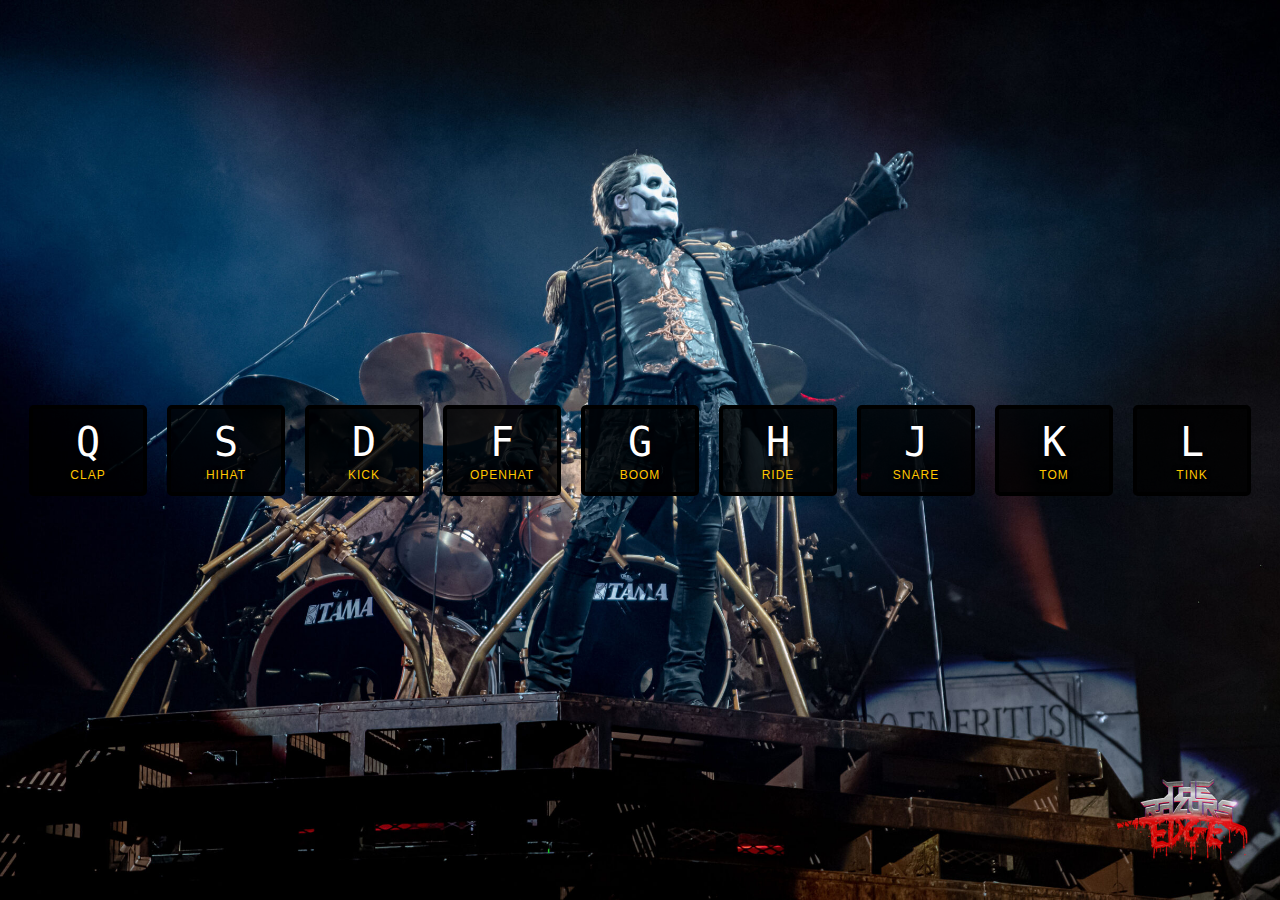
<file: 01_Drum_Kit/index.html>
<!DOCTYPE html>
<html lang="en">
<head>
  <meta charset="UTF-8">
  <title>JS Drum Kit</title>
  <link rel="stylesheet" href="style.css">
  <link rel="icon" href="https://fav.farm/🥁" />

</head>
<body>


  <div class="keys">
    <div data-key="81" class="key">
      <kbd>Q</kbd>
      <span class="sound">clap</span>
    </div>
    <div data-key="83" class="key">
      <kbd>S</kbd>
      <span class="sound">hihat</span>
    </div>
    <div data-key="68" class="key">
      <kbd>D</kbd>
      <span class="sound">kick</span>
    </div>
    <div data-key="70" class="key">
      <kbd>F</kbd>
      <span class="sound">openhat</span>
    </div>
    <div data-key="71" class="key">
      <kbd>G</kbd>
      <span class="sound">boom</span>
    </div>
    <div data-key="72" class="key">
      <kbd>H</kbd>
      <span class="sound">ride</span>
    </div>
    <div data-key="74" class="key">
      <kbd>J</kbd>
      <span class="sound">snare</span>
    </div>
    <div data-key="75" class="key">
      <kbd>K</kbd>
      <span class="sound">tom</span>
    </div>
    <div data-key="76" class="key">
      <kbd>L</kbd>
      <span class="sound">tink</span>
    </div>
  </div>

  <audio data-key="81" src="sounds/clap.wav"></audio>
  <audio data-key="83" src="sounds/hihat.wav"></audio>
  <audio data-key="68" src="sounds/kick.wav"></audio>
  <audio data-key="70" src="sounds/openhat.wav"></audio>
  <audio data-key="71" src="sounds/boom.wav"></audio>
  <audio data-key="72" src="sounds/ride.wav"></audio>
  <audio data-key="74" src="sounds/snare.wav"></audio>
  <audio data-key="75" src="sounds/tom.wav"></audio>
  <audio data-key="76" src="sounds/tink.wav"></audio>

<script>
  function play(e){
    const audio = document.querySelector(`audio[data-key="${e.keyCode}"]`)
    const key = document.querySelector(`.key[data-key="${e.keyCode}"]`)
    if(!audio) return // to stop the function from running and returning "null" for keys with no audio
    audio.currentTime = 0;
    audio.play()
    key.classList.add('playing')
  }

function removeTransition(e){
  if(e.propertyName !== "transform") return;
   this.classList.remove("playing")
}

  const keys = document.querySelectorAll(".key")
  keys.forEach(key => key.addEventListener("transitionend", removeTransition))

  window.addEventListener("keydown", play)

</script>


</body>
</html>
</file>
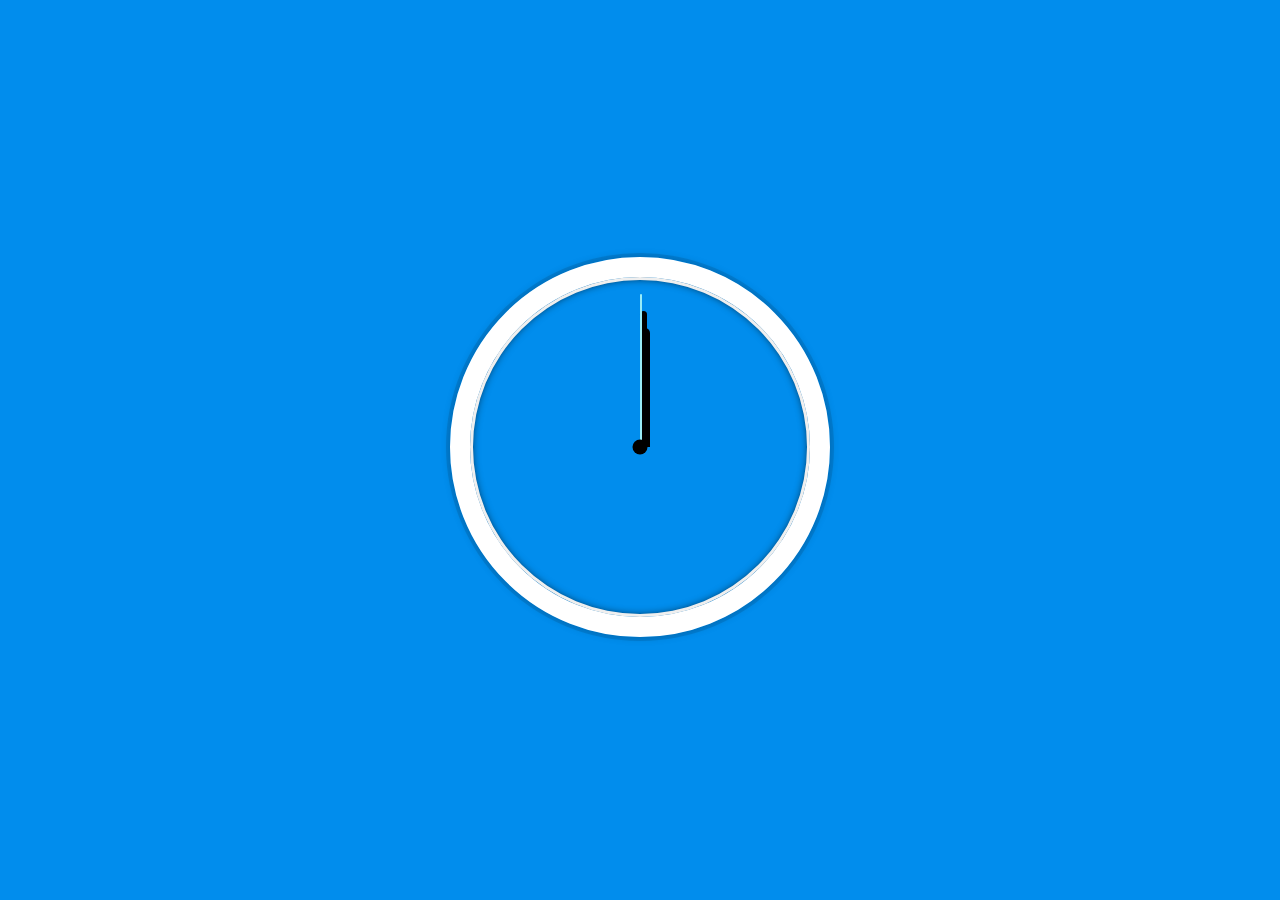
<file: 02_Clock/index.html>
<!DOCTYPE html>
<html lang="en">
  <head>
    <meta charset="UTF-8" />
    <title>JS + CSS Clock</title>
    <link rel="icon" href="https://fav.farm/🕟" />
  </head>
  <body>
    <div class="clock">
      <div class="clock-face">
        <div class="hand hour-hand"></div>
        <div class="hand min-hand"></div>
        <div class="hand second-hand"></div>
      </div>
    </div>

    <style>
      html {
        background: #018ded url(https://unsplash.it/1500/1000?image=881&blur=5);
        background-size: cover;
        font-family: "helvetica neue";
        text-align: center;
        font-size: 10px;
      }

      body {
        margin: 0;
        font-size: 2rem;
        display: flex;
        flex: 1;
        min-height: 100vh;
        align-items: center;
      }

      .clock {
        width: 30rem;
        height: 30rem;
        border: 20px solid white;
        border-radius: 50%;
        margin: 50px auto;
        position: relative;
        padding: 2rem;
        box-shadow: 0 0 0 4px rgba(0, 0, 0, 0.1), inset 0 0 0 3px #efefef,
          inset 0 0 10px black, 0 0 10px rgba(0, 0, 0, 0.2);
        transform: translateY(-3px);
      }

      .clock-face .hand {
        position: absolute;
        bottom: 50%;
        left: 50%;
        border-top-left-radius: 10px;
        border-top-right-radius: 10px;
        transform-origin: bottom;
        z-index: 10;
      }

      .clock-face .second-hand {
        width: 2px;
        height: 45%;
        background-color: #99ecf7;
      }

      .clock-face .min-hand {
        width: 7px;
        height: 40%;
        background-color: black;
      }

      .clock-face .hour-hand {
        width: 10px;
        height: 35%;
        background-color: black;
      }

      .clock-face::after {
        content: "";
        position: absolute;
        background-color: black;
        z-index: 11;
        width: 15px;
        height: 15px;
        top: 50%;
        left: 50%;
        transform: translate(-50%, -50%);
        border-radius: 50%;
      }
    </style>

    <script>
      const secondHand = document.querySelector(".second-hand");
      const minsHand = document.querySelector(".min-hand");
      const hourHand = document.querySelector(".hour-hand");

      function setDate() {
        const now = new Date();

        const seconds = now.getSeconds();
        const secondsDegrees = (seconds / 60) * 360;
        secondHand.style.transform = `rotate(${secondsDegrees}deg)`;

        const mins = now.getMinutes();
        const minsDegrees = (mins / 60) * 360;
        minsHand.style.transform = `rotate(${minsDegrees}deg)`;

        const hour = now.getHours();
        const hourDegrees = (hour / 12) * 360 + (mins / 60) * 30;
        hourHand.style.transform = `rotate(${hourDegrees}deg)`;
      }

      setInterval(setDate, 1000);
    </script>
  </body>
</html>
</file>
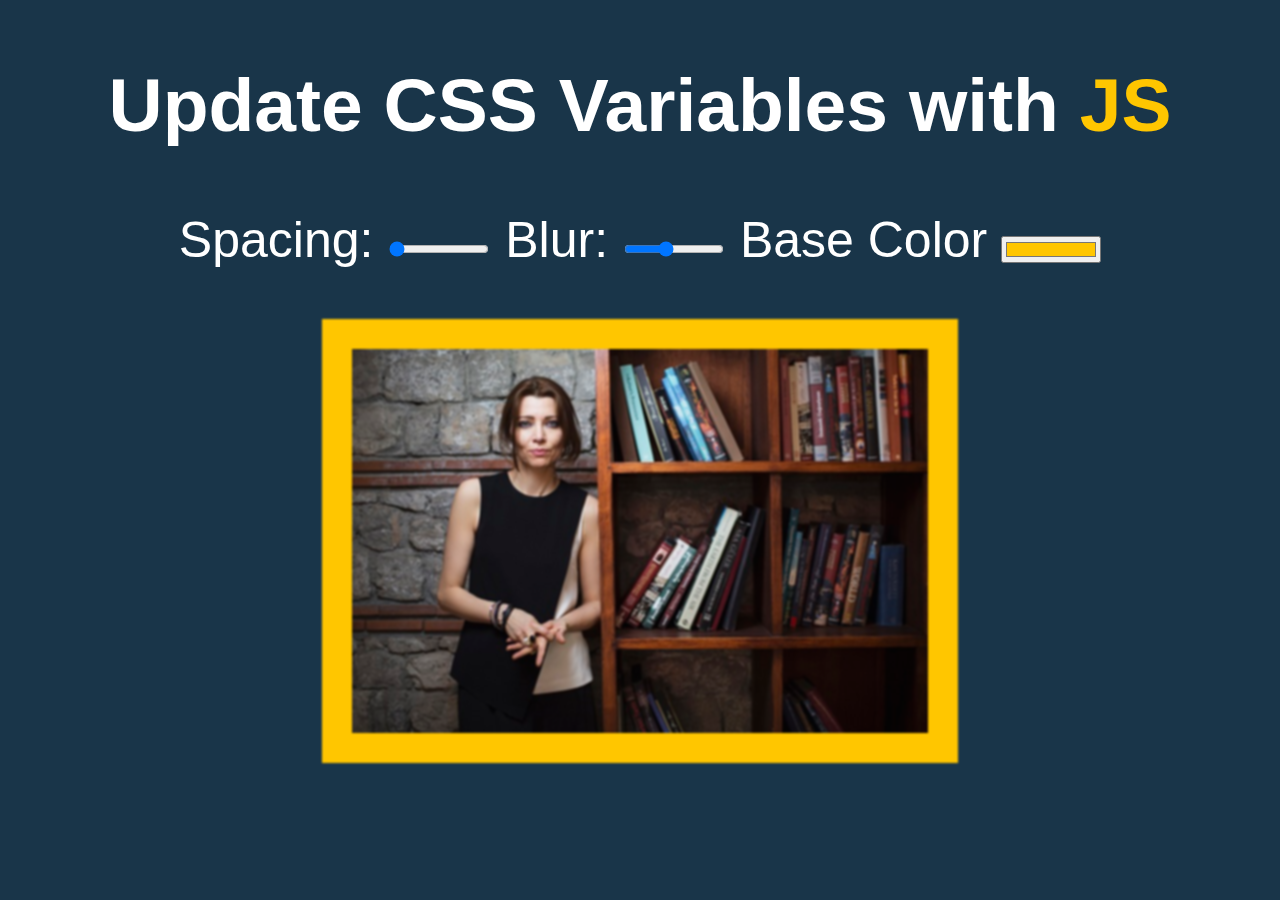
<file: 03_Css_Variables/index.html>
<!DOCTYPE html>
<html lang="en">
  <head>
    <meta charset="UTF-8" />
    <title>Scoped CSS Variables and JS</title>
    <link rel="icon" href="https://fav.farm/🎨" />
  </head>
  <body>
    <h2>Update CSS Variables with <span class="hl">JS</span></h2>

    <div class="controls">
      <label for="spacing">Spacing:</label>
      <input
        id="spacing"
        type="range"
        name="spacing"
        min="10"
        max="200"
        value="10"
        data-sizing="px"
      />

      <label for="blur">Blur:</label>
      <input
        id="blur"
        type="range"
        name="blur"
        min="0"
        max="25"
        value="10"
        data-sizing="px"
      />

      <label for="base">Base Color</label>
      <input id="base" type="color" name="base" value="#ffc600" />
    </div>

    <img src="./elif.jpeg" />

    <style>
      :root {
        --base: #ffc600;
        --spacing: 30px;
        --blur: 1px;
      }

      img {
        padding: var(--spacing);
        background: var(--base);
        filter: blur(var(--blur));
      }

      .hl {
        color: var(--base);
      }

      /*
      misc styles, nothing to do with CSS variables
    */

      body {
        text-align: center;
        background: #193549;
        color: white;
        font-family: "helvetica neue", sans-serif;
        font-weight: 100;
        font-size: 50px;
      }

      .controls {
        margin-bottom: 50px;
      }

      input {
        width: 100px;
      }
    </style>

    <script>
      const inputs = document.querySelectorAll(".controls input");

      function handleUpdate() {
        const suffix = this.dataset.sizing || "";
        document.documentElement.style.setProperty(
          `--${this.name}`,
          this.value + suffix
        );
      }

      inputs.forEach((input) => input.addEventListener("change", handleUpdate));
      inputs.forEach((input) =>
        input.addEventListener("mousemove", handleUpdate)
      );
    </script>
  </body>
</html>
</file>
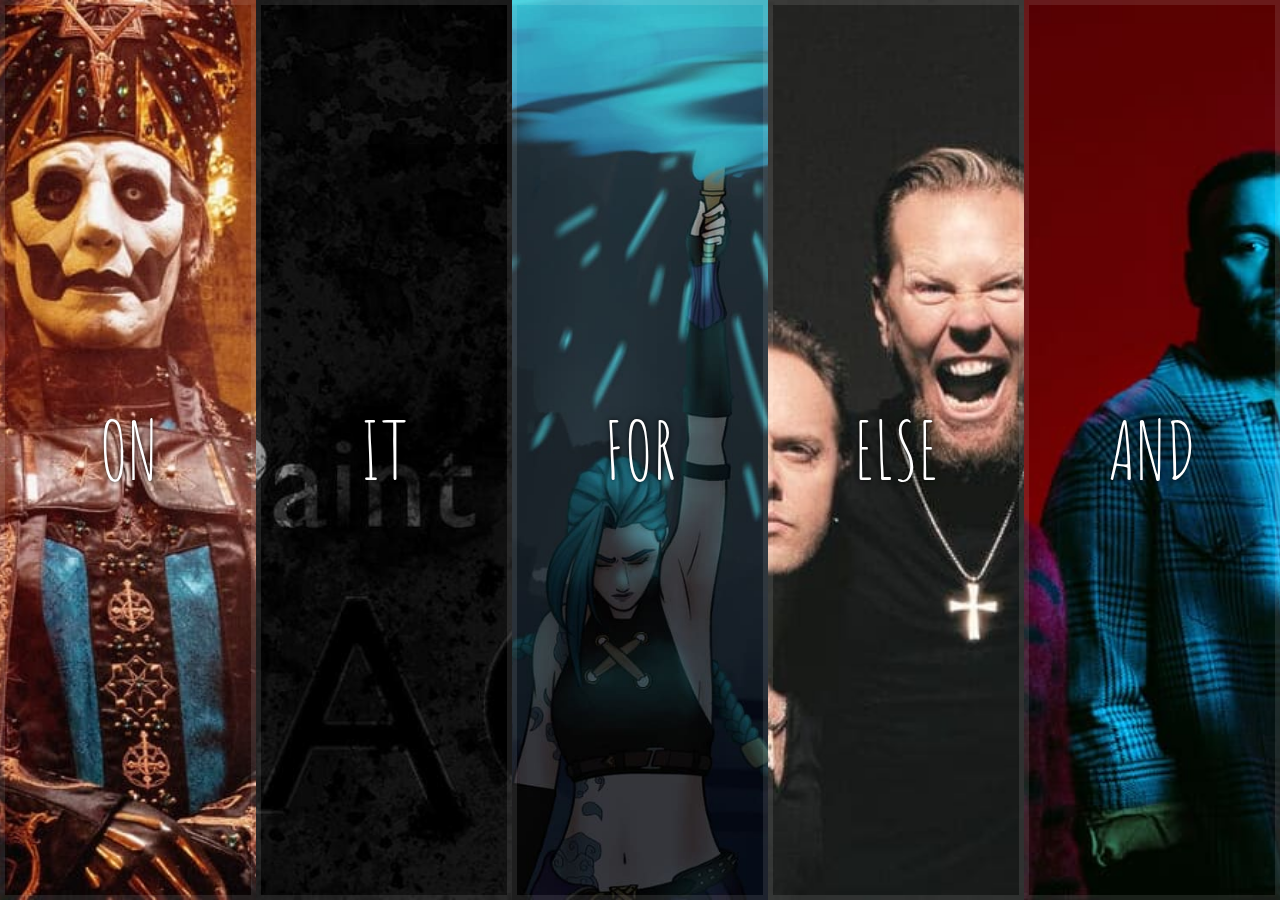
<file: 04_Panel_Gallery/index.html>
<!DOCTYPE html>
<html lang="en">
  <head>
    <meta charset="UTF-8" />
    <title>Flex Songs Panels 🎶</title>
    <link
      href="https://fonts.googleapis.com/css?family=Amatic+SC"
      rel="stylesheet"
      type="text/css"
    />
    <link rel="icon" href="https://fav.farm/🎶" />
  </head>
  <body>
    <style>
      html {
        box-sizing: border-box;
        background: #ffc600;
        font-family: "helvetica neue";
        font-size: 20px;
        font-weight: 200;
      }

      body {
        margin: 0;
      }

      *,
      *:before,
      *:after {
        box-sizing: inherit;
      }

      .panels {
        min-height: 100vh;
        overflow: hidden;
        display: flex;
      }

      .panel {
        background: #6b0f9c;
        box-shadow: inset 0 0 0 5px rgba(255, 255, 255, 0.1);
        color: white;
        text-align: center;
        align-items: center;
        /* Safari transitionend event.propertyName === flex */
        /* Chrome + FF transitionend event.propertyName === flex-grow */
        transition: font-size 0.7s cubic-bezier(0.61, -0.19, 0.7, -0.11),
          flex 0.7s cubic-bezier(0.61, -0.19, 0.7, -0.11), background 0.2s;
        font-size: 20px;
        background-size: cover;
        background-position: center;
        flex: 1;
        justify-content: center;
        display: flex;
        flex-direction: column;
      }

      .panel1 {
        background-image: url("./bg/ghost.jpg");
      }
      .panel2 {
        background-image: url("./bg/paint_it_black.jpeg");
      }
      .panel3 {
        background-image: url("./bg/arcane.jpeg");
      }
      .panel4 {
        background-image: url("./bg/metallica.jpeg");
      }
      .panel5 {
        background-image: url("./bg/muse.jpg");
      }

      /* Flex Items */
      .panel > * {
        margin: 0;
        width: 100%;
        transition: transform 0.5s;
        flex: 1 0 auto;
        display: flex;
        justify-content: center;
        align-items: center;
      }

      .panel > *:first-child {
        transform: translateY(-100%);
      }
      .panel.open-active > *:first-child {
        transform: translateY(0);
      }
      .panel > *:last-child {
        transform: translateY(100%);
      }
      .panel.open-active > *:last-child {
        transform: translateY(0);
      }

      .panel p {
        text-transform: uppercase;
        font-family: "Amatic SC", cursive;
        text-shadow: 0 0 4px rgba(0, 0, 0, 0.72), 0 0 14px rgba(0, 0, 0, 0.45);
        font-size: 2em;
      }

      .panel p:nth-child(2) {
        font-size: 4em;
      }

      .panel.open {
        flex: 5;
        font-size: 40px;
      }

      @media only screen and (max-width: 600px) {
        .panel p {
          font-size: 1em;
        }
      }
    </style>

    <div class="panels">
      <div class="panel panel1">
        <p>Mary</p>
        <p>On</p>
        <p>The cross</p>
      </div>
      <div class="panel panel2">
        <p>Paint</p>
        <p>It</p>
        <p>Black</p>
      </div>
      <div class="panel panel3">
        <p>Guns</p>
        <p>For</p>
        <p>Hire</p>
      </div>
      <div class="panel panel4">
        <p>Nothing</p>
        <p>Else</p>
        <p>Matters</p>
      </div>
      <div class="panel panel5">
        <p>Butterflies</p>
        <p>and</p>
        <p>Hurricanes</p>
      </div>
    </div>

    <script>
      const panels = document.querySelectorAll(".panel");

      function toggleOpen() {
        console.log("Hello");
        this.classList.toggle("open");
      }

      function toggleActive(e) {
        console.log(e.propertyName);
        if (e.propertyName.includes("flex")) {
          this.classList.toggle("open-active");
        }
      }

      panels.forEach((panel) => panel.addEventListener("click", toggleOpen));
      panels.forEach((panel) =>
        panel.addEventListener("transitionend", toggleActive)
      );
    </script>
  </body>
</html>
</file>
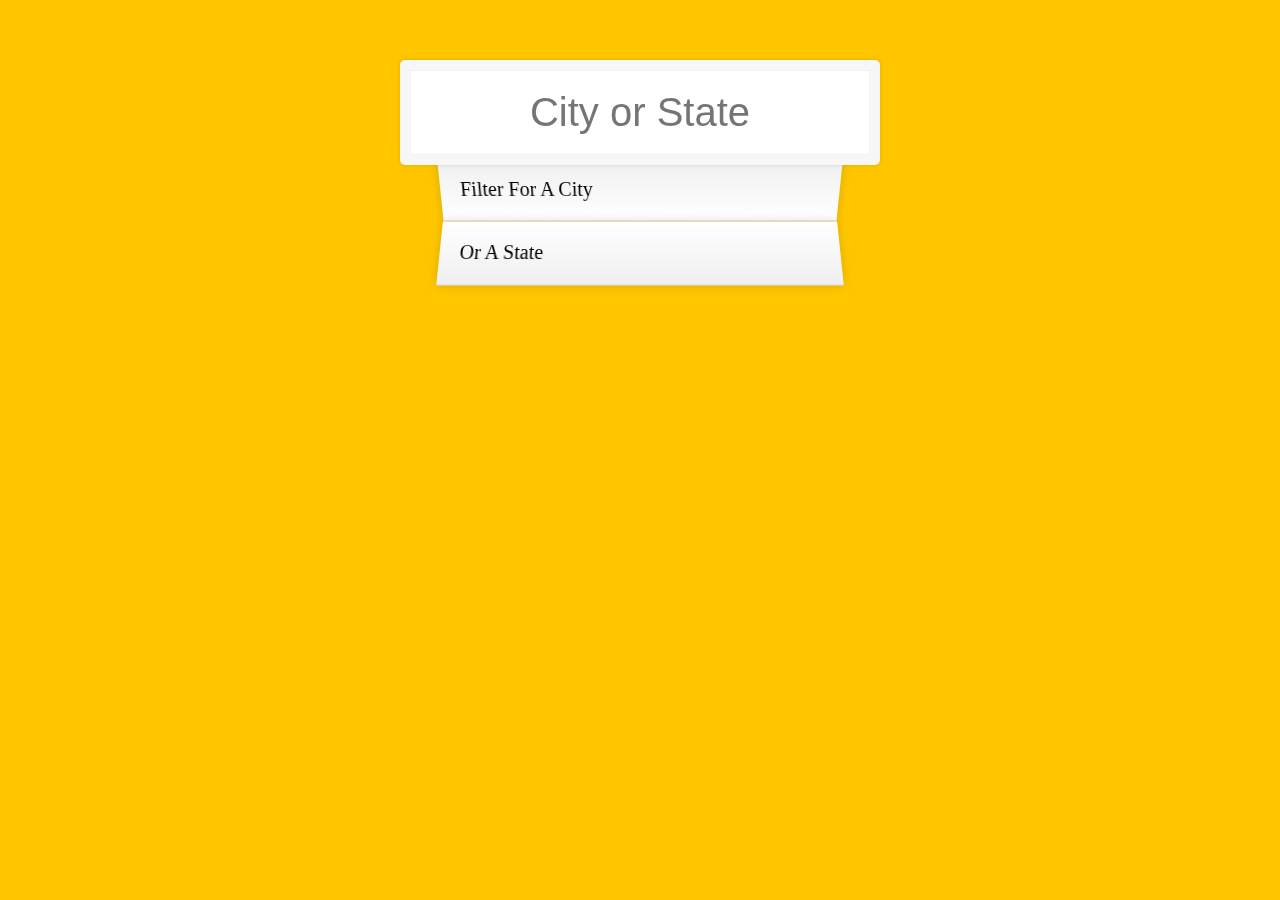
<file: 05_Ajax_Search_From_data/index.html>
<!DOCTYPE html>
<html lang="en">
  <head>
    <meta charset="UTF-8" />
    <title>Ajax Type Ahead 👀</title>
    <link rel="stylesheet" href="style.css" />
    <link rel="icon" href="https://fav.farm/🏙️" />
  </head>
  <body>
    <form class="search-form">
      <input type="text" class="search" placeholder="City or State" />
      <ul class="suggestions">
        <li>Filter for a city</li>
        <li>or a state</li>
      </ul>
    </form>
    <script>
      const endpoint =
        "https://gist.githubusercontent.com/Miserlou/c5cd8364bf9b2420bb29/raw/2bf258763cdddd704f8ffd3ea9a3e81d25e2c6f6/cities.json";

      function numberWithCommas(x) {
        return x.toString().replace(/\B(?=(\d{3})+(?!\d))/g, ",");
      }

      const cities = [];
      fetch(endpoint)
        .then((blob) => blob.json())
        .then((data) => cities.push(...data));

      function findMatches(wordToMatch, cities) {
        return cities.filter((place) => {
          // todo
          let regex = new RegExp(wordToMatch, "gi");
          return place.city.match(regex) || place.state.match(regex);
        });
      }

      function displayMatches() {
        const matchArr = findMatches(this.value, cities);

        const html = matchArr
          .map((place) => {
            const regex = new RegExp(this.value, "gi");
            const cityName = place.city.replace(
              regex,
              `<span class="hl">${this.value}</span>`
            );

            const stateName = place.state.replace(
              regex,
              `<span class="hl">${this.value}</span>`
            );

            return `
            <li>
                <span class="name">${cityName}, ${stateName}
                </span>
                <span class="population">
                ${numberWithCommas(place.population)}
                </span>
            </li>
            `;
          })
          .join("");
        suggestions.innerHTML = html;
      }

      const searchInput = document.querySelector(".search");
      const suggestions = document.querySelector(".suggestions");

      searchInput.addEventListener("change", displayMatches);
      searchInput.addEventListener("keyup", displayMatches);
    </script>
  </body>
</html>
</file>
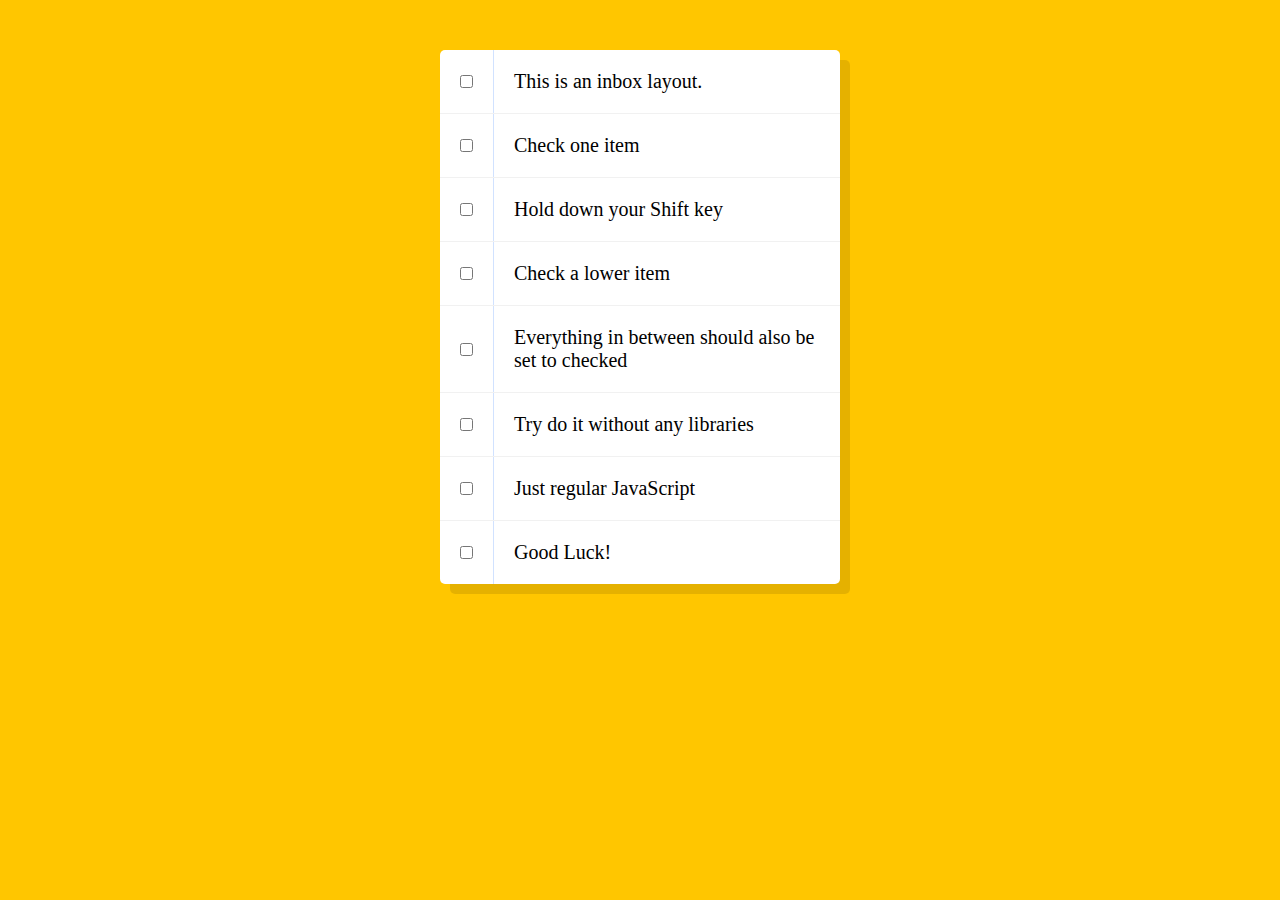
<file: 07_Hold_Shift-check_checkboxes/index.html>
<!DOCTYPE html>
<html lang="en">
  <head>
    <meta charset="UTF-8" />
    <title>Hold Shift to Check Multiple Checkboxes</title>
    <link rel="icon" href="https://fav.farm/✅" />
  </head>
  <body>
    <style>
      html {
        font-family: sans-serif;
        background: #ffc600;
      }

      .inbox {
        max-width: 400px;
        margin: 50px auto;
        background: white;
        border-radius: 5px;
        box-shadow: 10px 10px 0 rgba(0, 0, 0, 0.1);
      }

      .item {
        display: flex;
        align-items: center;
        border-bottom: 1px solid #f1f1f1;
      }

      .item:last-child {
        border-bottom: 0;
      }

      input:checked + p {
        background: #f9f9f9;
        text-decoration: line-through;
      }

      input[type="checkbox"] {
        margin: 20px;
      }

      p {
        margin: 0;
        padding: 20px;
        transition: background 0.2s;
        flex: 1;
        font-family: "helvetica neue";
        font-size: 20px;
        font-weight: 200;
        border-left: 1px solid #d1e2ff;
      }
    </style>
    <!--
   The following is a common layout you would see in an email client.
   When a user clicks a checkbox, holds Shift, and then clicks another checkbox a few rows down, all the checkboxes in-between those two checkboxes should be checked.
  -->
    <div class="inbox">
      <div class="item">
        <input type="checkbox" />
        <p>This is an inbox layout.</p>
      </div>
      <div class="item">
        <input type="checkbox" />
        <p>Check one item</p>
      </div>
      <div class="item">
        <input type="checkbox" />
        <p>Hold down your Shift key</p>
      </div>
      <div class="item">
        <input type="checkbox" />
        <p>Check a lower item</p>
      </div>
      <div class="item">
        <input type="checkbox" />
        <p>Everything in between should also be set to checked</p>
      </div>
      <div class="item">
        <input type="checkbox" />
        <p>Try do it without any libraries</p>
      </div>
      <div class="item">
        <input type="checkbox" />
        <p>Just regular JavaScript</p>
      </div>
      <div class="item">
        <input type="checkbox" />
        <p>Good Luck!</p>
      </div>
    </div>

    <script>
      const checkboxes = document.querySelectorAll(
        '.inbox input[type="checkbox"]'
      );

      let lastChecked;

      function handleCheck(e) {
        // Check if they had the shift key down
        // AND check that they are checking it
        let inBetween = false;
        if (e.shiftKey && this.checked) {
          // loop over every single checkbox
          checkboxes.forEach((checkbox) => {
            console.log(checkbox);
            if (checkbox === this || checkbox === lastChecked) {
              inBetween = !inBetween;
              console.log("Cheers");
            }

            if (inBetween) {
              checkbox.checked = true;
            }
          });
        }

        lastChecked = this;
      }

      checkboxes.forEach((checkbox) =>
        checkbox.addEventListener("click", handleCheck)
      );
    </script>
  </body>
</html>
</file>
<file: 01_Drum_Kit/style.css>
html {
  font-size: 10px;
  background: url('./bg.jpeg') bottom center;
  background-size: cover;
  background-position: center top; 
}

body,html {
  margin: 0;
  padding: 0;
  font-family: sans-serif;
}

.keys {
  display: flex;
  flex: 1;
  min-height: 100vh;
  align-items: center;
  justify-content: center;
}

.key {
  border: .4rem solid black;
  border-radius: .5rem;
  margin: 1rem;
  font-size: 1.5rem;
  padding: 1rem .5rem;
  transition: all .07s ease;
  width: 10rem;
  text-align: center;
  color: white;
  background: rgba(0,0,0,0.8);
  text-shadow: 0 0 .5rem black;
}

.playing {
  transform: scale(1.1);
  border-color: #ffc600;
  box-shadow: 0 0 1rem #ffc600;
}

kbd {
  display: block;
  font-size: 4rem;
}

.sound {
  font-size: 1.2rem;
  text-transform: uppercase;
  letter-spacing: .1rem;
  color: #ffc600;
}
</file>
<file: 05_Ajax_Search_From_data/style.css>
html {
  box-sizing: border-box;
  background: #ffc600;
  font-family: "helvetica neue";
  font-size: 20px;
  font-weight: 200;
}

*,
*:before,
*:after {
  box-sizing: inherit;
}

input {
  width: 100%;
  padding: 20px;
}

.search-form {
  max-width: 400px;
  margin: 50px auto;
}

input.search {
  margin: 0;
  text-align: center;
  outline: 0;
  border: 10px solid #f7f7f7;
  width: 120%;
  left: -10%;
  position: relative;
  top: 10px;
  z-index: 2;
  border-radius: 5px;
  font-size: 40px;
  box-shadow: 0 0 5px rgba(0, 0, 0, 0.12), inset 0 0 2px rgba(0, 0, 0, 0.19);
}

.suggestions {
  margin: 0;
  padding: 0;
  position: relative;
  /*perspective: 20px;*/
}

.suggestions li {
  background: white;
  list-style: none;
  border-bottom: 1px solid #d8d8d8;
  box-shadow: 0 0 10px rgba(0, 0, 0, 0.14);
  margin: 0;
  padding: 20px;
  transition: background 0.2s;
  display: flex;
  justify-content: space-between;
  text-transform: capitalize;
}

.suggestions li:nth-child(even) {
  transform: perspective(100px) rotateX(3deg) translateY(2px) scale(1.001);
  background: linear-gradient(to bottom, #ffffff 0%, #efefef 100%);
}

.suggestions li:nth-child(odd) {
  transform: perspective(100px) rotateX(-3deg) translateY(3px);
  background: linear-gradient(to top, #ffffff 0%, #efefef 100%);
}

span.population {
  font-size: 15px;
}

.hl {
  background: #ffc600;
}
</file>
